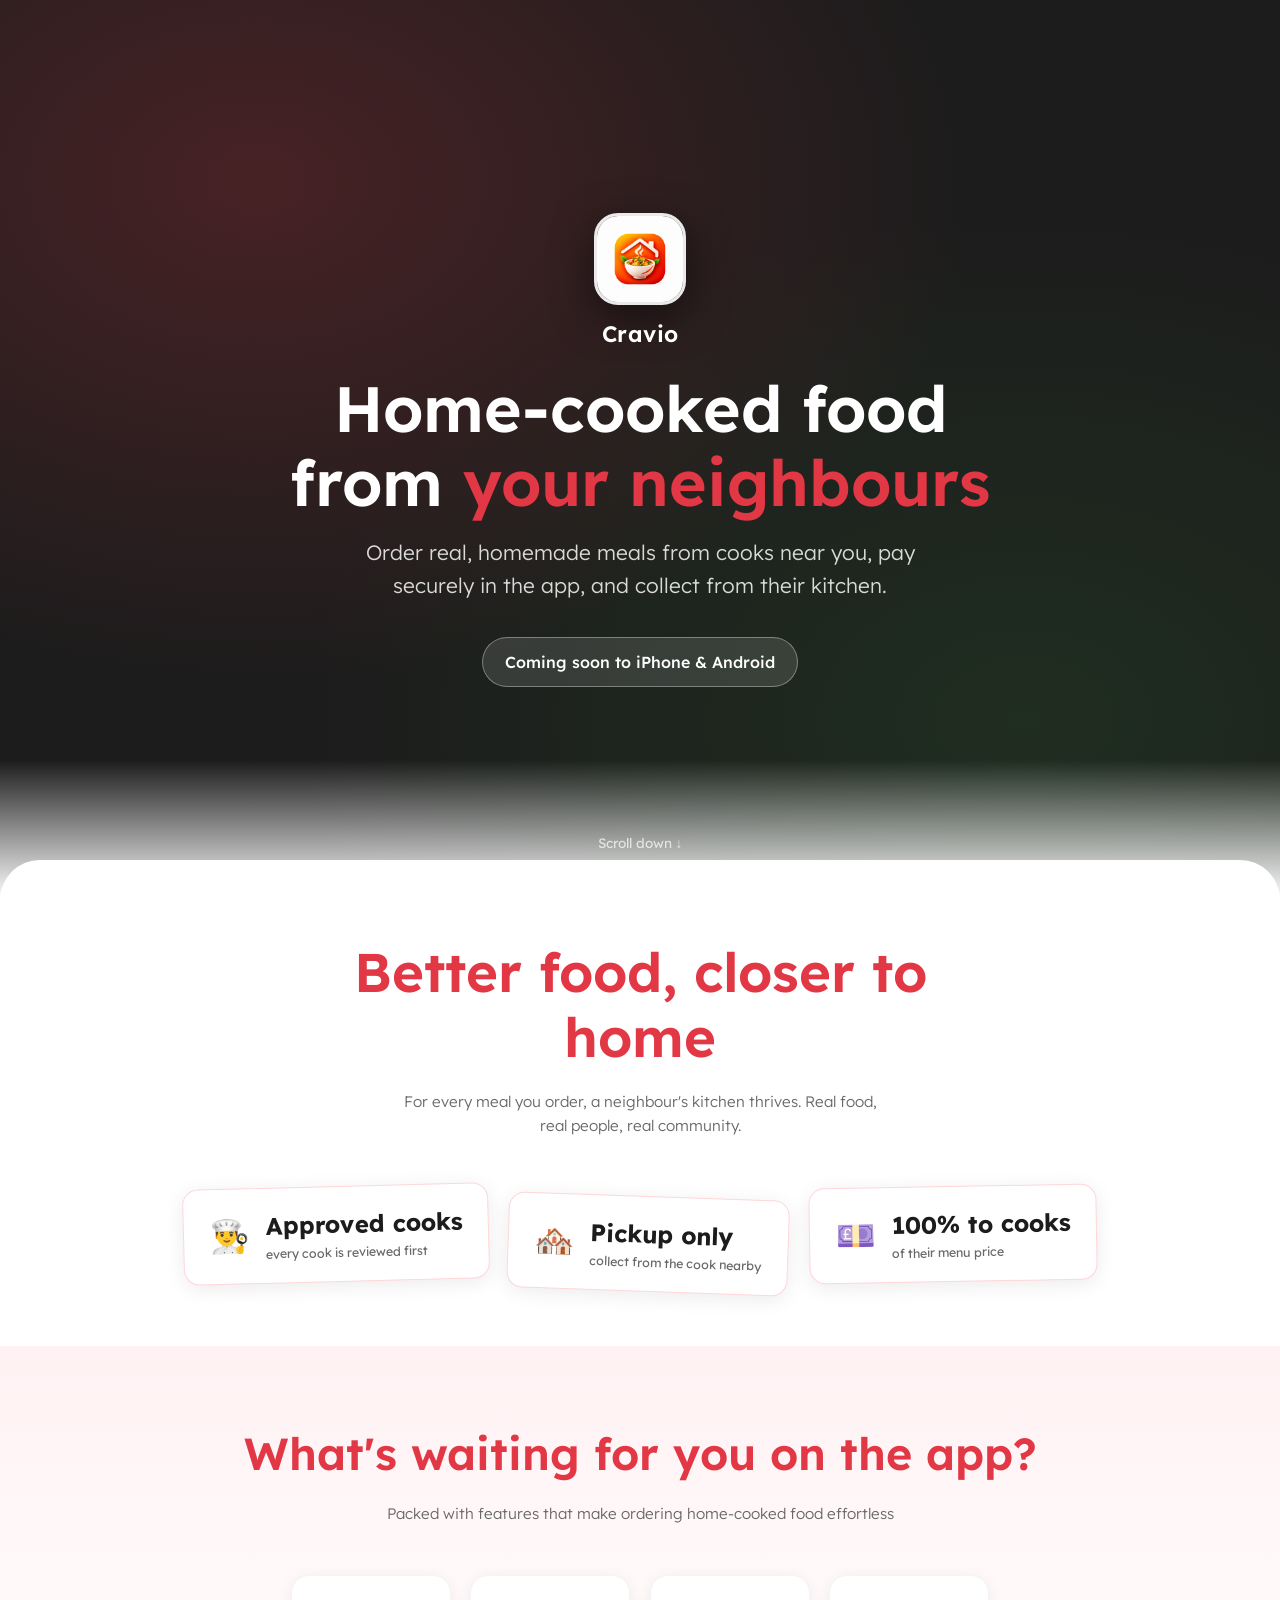
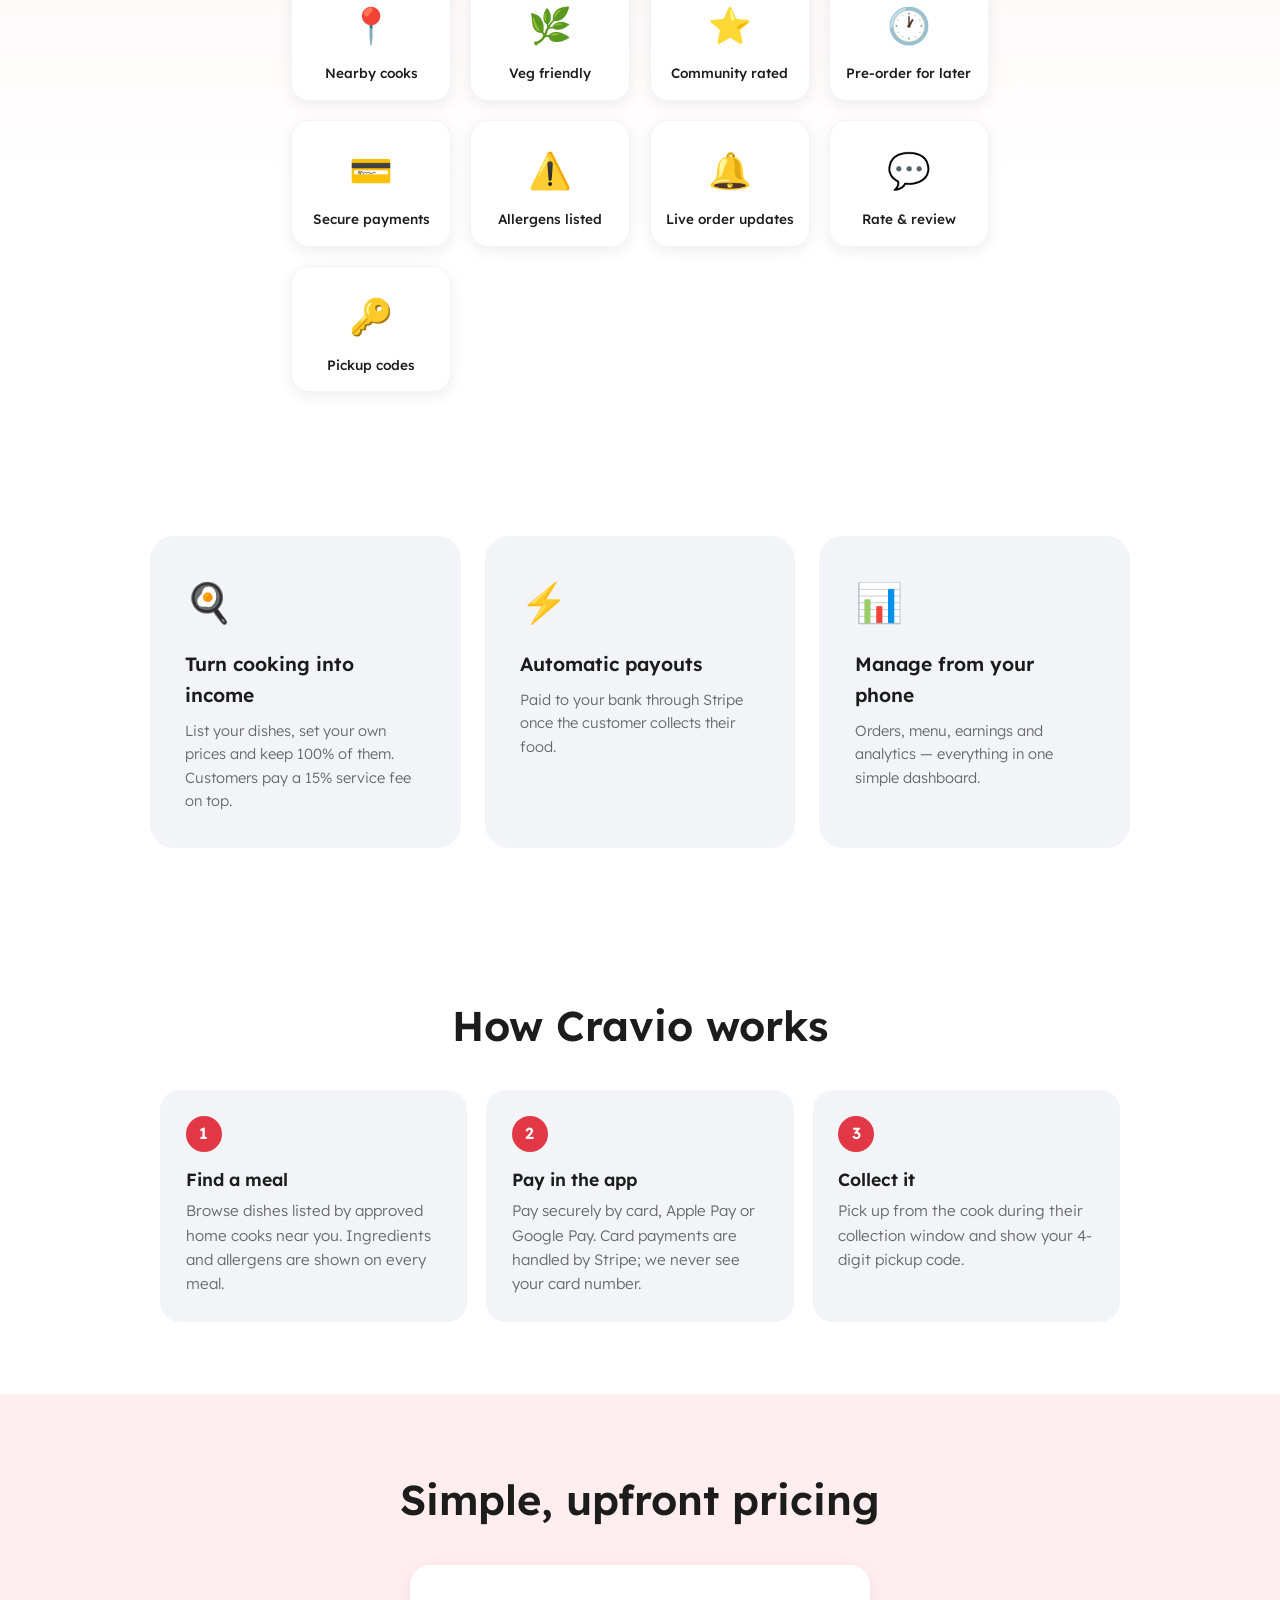
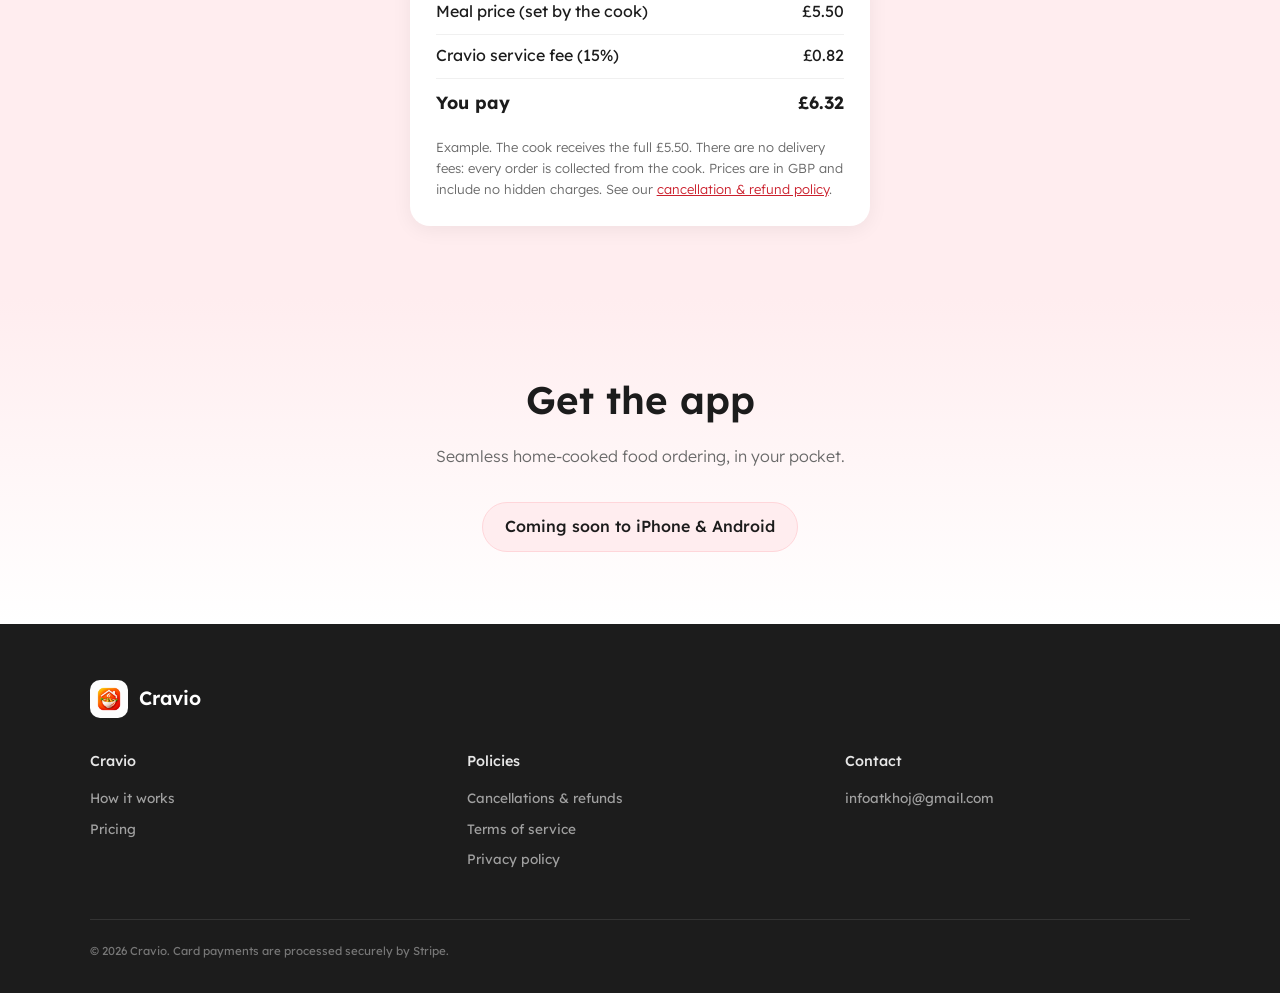
<file: index.html>
<!DOCTYPE html>
<html lang="en">
<head>
  <meta charset="UTF-8">
  <meta name="viewport" content="width=device-width, initial-scale=1.0">
  <title>Cravio — Home-cooked food from cooks near you</title>
  <meta name="description" content="Order homemade meals from home cooks near you and collect them from their kitchen. Or sell your own dishes and get paid via Stripe.">
  <meta property="og:title" content="Cravio — Home-cooked food from cooks near you">
  <meta property="og:description" content="Order homemade meals from home cooks near you and collect them from their kitchen. Or sell your own dishes and get paid via Stripe.">
  <meta property="og:type" content="website">
  <meta property="og:image" content="https://mayank11991.github.io/neighbourmeal-website/assets/icon.png">
  <meta name="theme-color" content="#1C1C1C">
  <link rel="icon" type="image/png" href="assets/icon.png">
  <link rel="preconnect" href="https://fonts.googleapis.com">
  <link rel="preconnect" href="https://fonts.gstatic.com" crossorigin>
  <link href="https://fonts.googleapis.com/css2?family=Lexend:wght@300;400;500;600;700&display=swap" rel="stylesheet">
  <style>
    * { margin: 0; padding: 0; box-sizing: border-box; }
    :root {
      --red: #E23744;
      --red-dark: #CB202D;
      --coal: #1C1C1C;
      --pink-tint: #FFEDEF;
      --grey: #696969;
      --light-grey: #F2F4F7;
      --white: #FFFFFF;
      --green: #2E7D32;
    }
    html { scroll-behavior: smooth; }
    body { font-family: 'Lexend', sans-serif; background: var(--white); color: var(--coal); line-height: 1.6; }
    img { max-width: 100%; display: block; }

    /* ── HERO ── */
    .hero {
      position: relative;
      min-height: 100vh;
      background: var(--coal);
      display: flex;
      flex-direction: column;
      align-items: center;
      justify-content: center;
      text-align: center;
      color: #fff;
      overflow: hidden;
      padding: 2rem 1.5rem;
    }
    .hero-video {
      position: absolute;
      inset: 0;
      width: 100%;
      height: 100%;
      object-fit: cover;
      z-index: 0;
    }
    .hero-overlay {
      position: absolute;
      inset: 0;
      background:
        radial-gradient(ellipse at 20% 20%, rgba(226,55,68,0.22) 0%, transparent 50%),
        radial-gradient(ellipse at 80% 80%, rgba(46,125,50,0.18) 0%, transparent 50%),
        linear-gradient(180deg, rgba(28,28,28,0.72) 0%, rgba(28,28,28,0.55) 50%, rgba(28,28,28,0.8) 100%);
      z-index: 1;
    }
    .hero > *:not(.hero-video):not(.hero-overlay):not(.scroll-cue) { position: relative; z-index: 2; }
    .hero::after {
      content: '';
      position: absolute;
      bottom: 0; left: 0; right: 0;
      height: 140px;
      background: linear-gradient(to top, var(--white), transparent);
      pointer-events: none;
      z-index: 2;
    }
    .hero-logo {
      width: 92px; height: 92px; border-radius: 24px;
      overflow: hidden;
      margin-bottom: 1.4rem;
      box-shadow: 0 12px 40px rgba(0,0,0,0.5);
      border: 3px solid rgba(255,255,255,0.9);
    }
    .brand-name { font-size: 1.4rem; font-weight: 600; letter-spacing: .5px; margin: -0.6rem 0 1.2rem; }
    .hero-logo img { width: 100%; height: 100%; object-fit: cover; display: block; }
    .hero h1 { font-size: clamp(2.2rem, 6vw, 4rem); font-weight: 600; line-height: 1.15; margin-bottom: 1rem; }
    .hero h1 .accent { color: var(--red); }
    .hero p { font-weight: 300; font-size: clamp(1rem, 2.2vw, 1.3rem); color: #d9d9d9; max-width: 560px; margin: 0 auto 2.2rem; }
    .badges { display: flex; gap: 1rem; justify-content: center; flex-wrap: wrap; }
    .badges a { transition: transform 0.2s; display: inline-block; }
    .badges a:hover { transform: scale(1.06); }
    .badges img { height: 56px; }
    .scroll-cue { position: absolute; bottom: 46px; font-size: 0.85rem; color: #bbb; animation: bounce 1.6s infinite; z-index: 2; }
    @keyframes bounce { 0%,100% { transform: translateY(0); } 50% { transform: translateY(8px); } }

    /* ── MISSION (white rounded) ── */
    .mission {
      position: relative;
      background: var(--white);
      border-radius: 40px 40px 0 0;
      margin-top: -40px;
      padding: 5rem 1.5rem 4rem;
      text-align: center;
      z-index: 3;
      overflow: hidden;
    }
    .mission h2 { color: var(--red); font-size: clamp(1.8rem, 5vw, 3.4rem); font-weight: 600; line-height: 1.2; max-width: 720px; margin: 0 auto 1.2rem; white-space: pre-line; }
    .mission .sub { color: var(--grey); font-weight: 300; max-width: 480px; margin: 0 auto; font-size: 0.95rem; }
    .stats { display: flex; gap: 1.2rem; justify-content: center; flex-wrap: wrap; margin-top: 3rem; }
    .stat-card {
      background: var(--white);
      border: 1px solid #ffd6da;
      border-radius: 16px;
      padding: 1.1rem 1.6rem;
      box-shadow: 0 4px 20px rgba(0,0,0,0.08);
      display: flex; align-items: center; gap: 1rem;
      min-width: 230px;
      text-align: left;
      transform: rotate(-1.5deg);
    }
    .stat-card:nth-child(2) { transform: rotate(2deg) translateY(10px); }
    .stat-card:nth-child(3) { transform: rotate(-1deg); }
    .stat-card .num { font-size: 1.5rem; font-weight: 700; color: var(--coal); }
    .stat-card .lbl { font-size: 0.78rem; color: var(--grey); font-weight: 400; }
    .stat-card .emoji { font-size: 2rem; }

    /* ── FEATURES (pink tint) ── */
    .features {
      background: linear-gradient(180deg, var(--pink-tint) -20%, var(--white) 60%);
      padding: 4.5rem 1.5rem;
      text-align: center;
    }
    .features h2 { color: var(--red); font-size: clamp(1.6rem, 4vw, 2.8rem); font-weight: 600; margin-bottom: 0.8rem; }
    .features .sub { color: var(--grey); font-weight: 300; max-width: 520px; margin: 0 auto 3rem; font-size: 0.95rem; }
    .feat-grid {
      display: grid;
      grid-template-columns: repeat(auto-fit, minmax(150px, 160px));
      gap: 1.2rem;
      justify-content: center;
      max-width: 760px;
      margin: 0 auto;
    }
    .feat-card {
      background: var(--white);
      border: 1px solid var(--light-grey);
      border-radius: 18px;
      padding: 1.3rem 0.8rem 1rem;
      box-shadow: 0 4px 16px rgba(0,0,0,0.07);
      transition: transform 0.2s, box-shadow 0.2s;
    }
    .feat-card:hover { transform: translateY(-5px); box-shadow: 0 12px 28px rgba(0,0,0,0.12); }
    .feat-card .icon { font-size: 2.2rem; margin-bottom: 0.6rem; }
    .feat-card .name { font-size: 0.85rem; font-weight: 500; color: var(--coal); }
    .more-note { margin-top: 2.4rem; font-weight: 600; font-size: 1.15rem; color: #3d3d3d; }

    /* ── PROVIDERS ── */
    .providers { padding: 4.5rem 1.5rem; background: var(--white); }
    .providers-inner { max-width: 980px; margin: 0 auto; display: grid; grid-template-columns: repeat(auto-fit, minmax(280px, 1fr)); gap: 1.5rem; }
    .p-card {
      background: var(--light-grey);
      border-radius: 24px;
      padding: 2.2rem;
      transition: transform 0.2s;
    }
    .p-card:hover { transform: translateY(-4px); }
    .p-card .icon { font-size: 2.4rem; margin-bottom: 1rem; }
    .p-card h3 { font-size: 1.2rem; font-weight: 600; margin-bottom: 0.5rem; }
    .p-card p { color: var(--grey); font-size: 0.92rem; font-weight: 300; }

    /* ── DOWNLOAD CTA ── */
    .download {
      background: linear-gradient(180deg, var(--pink-tint), var(--white));
      padding: 4.5rem 1.5rem;
      text-align: center;
    }
    .download h2 { font-size: clamp(1.6rem, 4vw, 2.4rem); font-weight: 600; margin-bottom: 0.8rem; }
    .download p { color: var(--grey); font-weight: 300; margin-bottom: 2rem; }

    /* ── FOOTER ── */
    footer { background: var(--coal); color: #a0a0a0; padding: 3.5rem 1.5rem 2rem; }
    .footer-inner { max-width: 1100px; margin: 0 auto; }
    .footer-logo { display: flex; align-items: center; gap: 0.7rem; margin-bottom: 2rem; color: #fff; font-weight: 600; font-size: 1.2rem; }
    .footer-logo .mark { width: 38px; height: 38px; border-radius: 10px; overflow: hidden; }
    .footer-logo .mark img { width: 100%; height: 100%; object-fit: cover; display: block; }
    .footer-grid { display: grid; grid-template-columns: repeat(auto-fit, minmax(180px, 1fr)); gap: 2rem; font-size: 0.85rem; }
    .footer-grid h4 { color: #e6e6e6; font-weight: 500; margin-bottom: 0.9rem; font-size: 0.9rem; }
    .footer-grid a { display: block; color: #a0a0a0; text-decoration: none; margin-bottom: 0.55rem; transition: color 0.15s; }
    .footer-grid a:hover { color: #fff; }
    .footer-bottom { margin-top: 2.5rem; padding-top: 1.4rem; border-top: 1px solid #333; font-size: 0.72rem; color: #777; }
    .footer-bottom a { color: #999; text-decoration: none; }
    /* ── HOW IT WORKS / PRICING ── */
    .soon { display:inline-block; padding:.7rem 1.4rem; border-radius:999px; background:rgba(255,255,255,.12); border:1px solid rgba(255,255,255,.35); font-weight:500; }
    .download .soon { background:var(--pink-tint); border-color:#ffd6da; color:var(--coal); }
    .how, .pricing { padding: 4.5rem 1.5rem; text-align: center; }
    .how h2, .pricing h2 { font-size: clamp(1.6rem, 4vw, 2.6rem); font-weight: 600; margin-bottom: 2rem; }
    .how-grid { display: grid; grid-template-columns: repeat(auto-fit, minmax(220px, 1fr)); gap: 1.2rem; max-width: 960px; margin: 0 auto; }
    .how-step { background: var(--light-grey); border-radius: 20px; padding: 1.6rem; text-align: left; }
    .how-step .n { width: 36px; height: 36px; border-radius: 50%; background: var(--red); color: #fff; display: grid; place-items: center; font-weight: 600; margin-bottom: .8rem; }
    .how-step h3 { font-size: 1.1rem; font-weight: 600; margin-bottom: .4rem; }
    .how-step p { color: var(--grey); font-weight: 300; font-size: .95rem; }
    .pricing { background: var(--pink-tint); }
    .price-box { max-width: 460px; margin: 0 auto; background: #fff; border-radius: 20px; padding: 1.6rem; text-align: left; box-shadow: 0 4px 20px rgba(0,0,0,.06); }
    .price-box .row { display: flex; justify-content: space-between; padding: .55rem 0; border-bottom: 1px solid #f0f0f0; }
    .price-box .total { font-weight: 700; border-bottom: none; font-size: 1.1rem; }
    .price-box .note { margin-top: .8rem; font-size: .82rem; color: var(--grey); font-weight: 300; }
    .price-box a { color: var(--red-dark); }
  </style>
</head>
<body>

  <!-- HERO -->
  <section class="hero">
    <video class="hero-video" autoplay muted loop playsinline preload="auto">
      <source src="assets/hero.mp4" type="video/mp4">
    </video>
    <div class="hero-overlay"></div>
    <div class="hero-logo"><img src="assets/icon.png" alt="Cravio app icon"></div>
    <div class="brand-name">Cravio</div>
    <h1>Home-cooked food<br>from <span class="accent">your neighbours</span></h1>
    <p>Order real, homemade meals from cooks near you, pay securely in the app, and collect from their kitchen.</p>
    <div class="badges"><span class="soon">Coming soon to iPhone &amp; Android</span></div>
    <div class="scroll-cue">Scroll down ↓</div>
  </section>

  <!-- MISSION -->
  <section class="mission">
    <h2>Better food, closer to home</h2>
    <p class="sub">For every meal you order, a neighbour's kitchen thrives. Real food, real people, real community.</p>
    <div class="stats">
      <div class="stat-card">
        <span class="emoji">👨‍🍳</span>
        <div><div class="num">Approved cooks</div><div class="lbl">every cook is reviewed first</div></div>
      </div>
      <div class="stat-card">
        <span class="emoji">🏘️</span>
        <div><div class="num">Pickup only</div><div class="lbl">collect from the cook nearby</div></div>
      </div>
      <div class="stat-card">
        <span class="emoji">💷</span>
        <div><div class="num">100% to cooks</div><div class="lbl">of their menu price</div></div>
      </div>
    </div>
  </section>

  <!-- FEATURES -->
  <section class="features">
    <h2>What's waiting for you on the app?</h2>
    <p class="sub">Packed with features that make ordering home-cooked food effortless</p>
    <div class="feat-grid">
      <div class="feat-card"><div class="icon">📍</div><div class="name">Nearby cooks</div></div>
      <div class="feat-card"><div class="icon">🌿</div><div class="name">Veg friendly</div></div>
      <div class="feat-card"><div class="icon">⭐</div><div class="name">Community rated</div></div>
      <div class="feat-card"><div class="icon">🕐</div><div class="name">Pre-order for later</div></div>
      <div class="feat-card"><div class="icon">💳</div><div class="name">Secure payments</div></div>
      <div class="feat-card"><div class="icon">⚠️</div><div class="name">Allergens listed</div></div>
      <div class="feat-card"><div class="icon">🔔</div><div class="name">Live order updates</div></div>
      <div class="feat-card"><div class="icon">💬</div><div class="name">Rate & review</div></div>
      <div class="feat-card"><div class="icon">🔑</div><div class="name">Pickup codes</div></div>
    </div>
    
  </section>

  <!-- PROVIDERS -->
  <section class="providers">
    <div class="providers-inner">
      <div class="p-card">
        <div class="icon">🍳</div>
        <h3>Turn cooking into income</h3>
        <p>List your dishes, set your own prices and keep 100% of them. Customers pay a 15% service fee on top.</p>
      </div>
      <div class="p-card">
        <div class="icon">⚡</div>
        <h3>Automatic payouts</h3>
        <p>Paid to your bank through Stripe once the customer collects their food.</p>
      </div>
      <div class="p-card">
        <div class="icon">📊</div>
        <h3>Manage from your phone</h3>
        <p>Orders, menu, earnings and analytics — everything in one simple dashboard.</p>
      </div>
    </div>
  </section>

  <!-- HOW IT WORKS -->
  <section class="how" id="how-it-works">
    <h2>How Cravio works</h2>
    <div class="how-grid">
      <div class="how-step"><div class="n">1</div><h3>Find a meal</h3><p>Browse dishes listed by approved home cooks near you. Ingredients and allergens are shown on every meal.</p></div>
      <div class="how-step"><div class="n">2</div><h3>Pay in the app</h3><p>Pay securely by card, Apple Pay or Google Pay. Card payments are handled by Stripe; we never see your card number.</p></div>
      <div class="how-step"><div class="n">3</div><h3>Collect it</h3><p>Pick up from the cook during their collection window and show your 4-digit pickup code.</p></div>
    </div>
  </section>

  <!-- PRICING -->
  <section class="pricing" id="pricing">
    <h2>Simple, upfront pricing</h2>
    <div class="price-box">
      <div class="row"><span>Meal price (set by the cook)</span><span>£5.50</span></div>
      <div class="row"><span>Cravio service fee (15%)</span><span>£0.82</span></div>
      <div class="row total"><span>You pay</span><span>£6.32</span></div>
      <p class="note">Example. The cook receives the full £5.50. There are no delivery fees: every order is collected from the cook. Prices are in GBP and include no hidden charges. See our <a href="refunds.html">cancellation &amp; refund policy</a>.</p>
    </div>
  </section>

  <!-- DOWNLOAD -->
  <section class="download">
    <h2>Get the app</h2>
    <p>Seamless home-cooked food ordering, in your pocket.</p>
    <div class="badges"><span class="soon">Coming soon to iPhone &amp; Android</span></div>
  </section>

  <!-- FOOTER -->
  <footer>
    <div class="footer-inner">
      <div class="footer-logo"><span class="mark"><img src="assets/icon.png" alt=""></span> Cravio</div>
      <div class="footer-grid">
        <div>
          <h4>Cravio</h4>
          <a href="#how-it-works">How it works</a>
          <a href="#pricing">Pricing</a>
        </div>
        <div>
          <h4>Policies</h4>
          <a href="refunds.html">Cancellations &amp; refunds</a>
          <a href="terms.html">Terms of service</a>
          <a href="privacy.html">Privacy policy</a>
        </div>
        <div>
          <h4>Contact</h4>
          <a href="mailto:infoatkhoj@gmail.com">infoatkhoj@gmail.com</a>
        </div>
      </div>
      <div class="footer-bottom">
        © 2026 Cravio. Card payments are processed securely by Stripe.
      </div>
    </div>
  </footer>

</body>
</html>
</file>
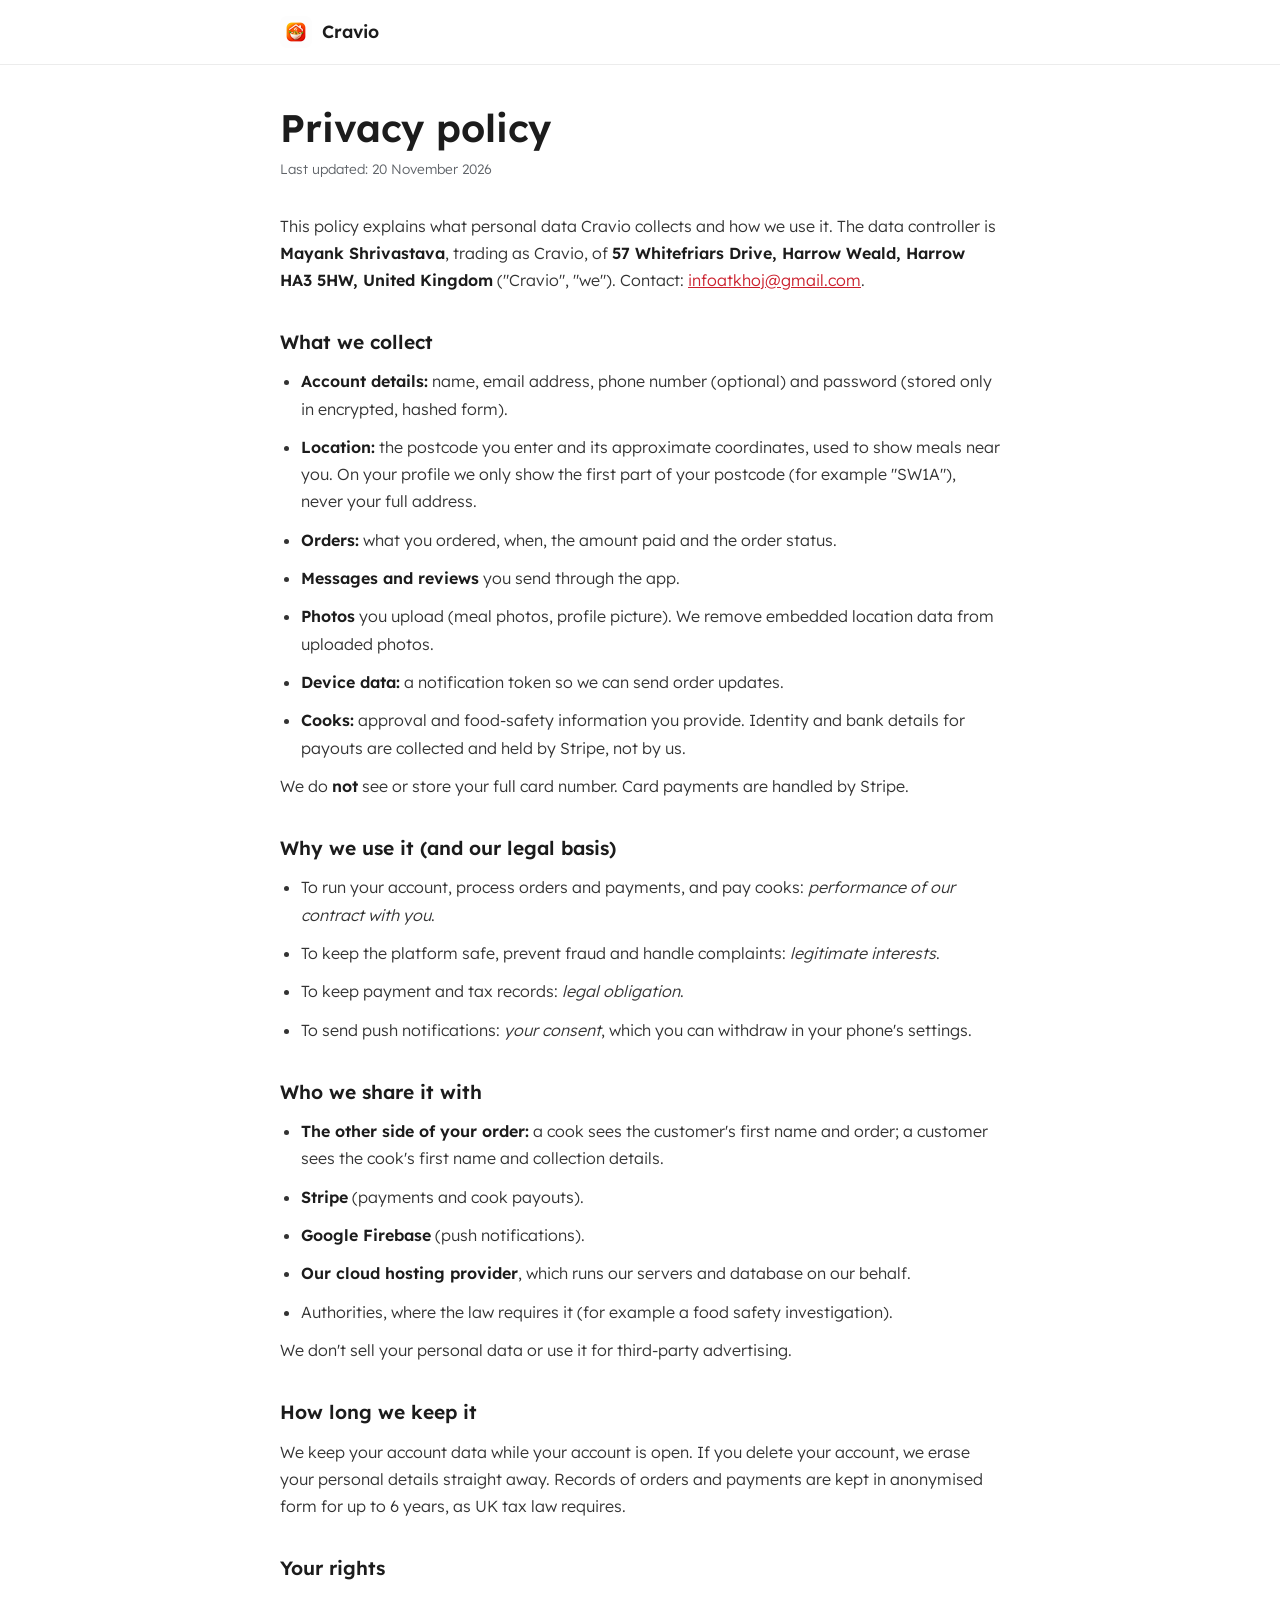
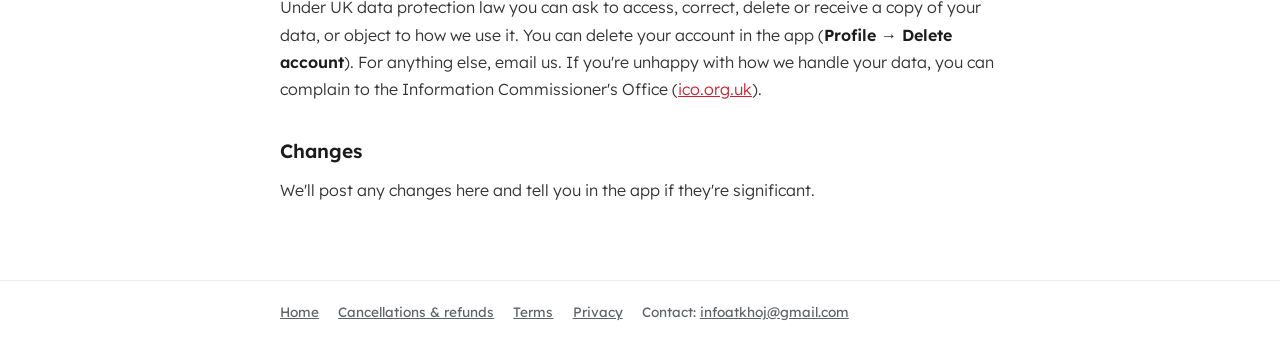
<file: privacy.html>
<!DOCTYPE html>
<html lang="en">
<head>
  <meta charset="UTF-8">
  <meta name="viewport" content="width=device-width, initial-scale=1.0">
  <title>Privacy policy — Cravio</title>
  <meta name="description" content="How Cravio collects, uses and protects your personal data.">
  <link rel="icon" type="image/png" href="assets/icon.png">
  <link rel="preconnect" href="https://fonts.googleapis.com">
  <link rel="preconnect" href="https://fonts.gstatic.com" crossorigin>
  <link href="https://fonts.googleapis.com/css2?family=Lexend:wght@300;400;600&display=swap" rel="stylesheet">
  <link rel="stylesheet" href="legal.css">
</head>
<body>
  <!-- DRAFT: have this reviewed before relying on it. Replace every [BRACKETED] value and infoatkhoj@gmail.com. -->
  <header><div class="bar"><img src="assets/icon.png" alt=""><a href="index.html">Cravio</a></div></header>
  <main>
    <h1>Privacy policy</h1>
    <p class="updated">Last updated: 20 November 2026</p>

    <p>This policy explains what personal data Cravio collects and how we use it. The data controller is <strong>Mayank Shrivastava</strong>, trading as Cravio, of <strong>57 Whitefriars Drive, Harrow Weald, Harrow HA3 5HW, United Kingdom</strong> ("Cravio", "we"). Contact: <a href="mailto:infoatkhoj@gmail.com">infoatkhoj@gmail.com</a>.</p>

    <h2>What we collect</h2>
    <ul>
      <li><strong>Account details:</strong> name, email address, phone number (optional) and password (stored only in encrypted, hashed form).</li>
      <li><strong>Location:</strong> the postcode you enter and its approximate coordinates, used to show meals near you. On your profile we only show the first part of your postcode (for example "SW1A"), never your full address.</li>
      <li><strong>Orders:</strong> what you ordered, when, the amount paid and the order status.</li>
      <li><strong>Messages and reviews</strong> you send through the app.</li>
      <li><strong>Photos</strong> you upload (meal photos, profile picture). We remove embedded location data from uploaded photos.</li>
      <li><strong>Device data:</strong> a notification token so we can send order updates.</li>
      <li><strong>Cooks:</strong> approval and food-safety information you provide. Identity and bank details for payouts are collected and held by Stripe, not by us.</li>
    </ul>
    <p>We do <strong>not</strong> see or store your full card number. Card payments are handled by Stripe.</p>

    <h2>Why we use it (and our legal basis)</h2>
    <ul>
      <li>To run your account, process orders and payments, and pay cooks: <em>performance of our contract with you</em>.</li>
      <li>To keep the platform safe, prevent fraud and handle complaints: <em>legitimate interests</em>.</li>
      <li>To keep payment and tax records: <em>legal obligation</em>.</li>
      <li>To send push notifications: <em>your consent</em>, which you can withdraw in your phone's settings.</li>
    </ul>

    <h2>Who we share it with</h2>
    <ul>
      <li><strong>The other side of your order:</strong> a cook sees the customer's first name and order; a customer sees the cook's first name and collection details.</li>
      <li><strong>Stripe</strong> (payments and cook payouts).</li>
      <li><strong>Google Firebase</strong> (push notifications).</li>
      <li><strong>Our cloud hosting provider</strong>, which runs our servers and database on our behalf.</li>
      <li>Authorities, where the law requires it (for example a food safety investigation).</li>
    </ul>
    <p>We don't sell your personal data or use it for third-party advertising.</p>

    <h2>How long we keep it</h2>
    <p>We keep your account data while your account is open. If you delete your account, we erase your personal details straight away. Records of orders and payments are kept in anonymised form for up to 6 years, as UK tax law requires.</p>

    <h2>Your rights</h2>
    <p>Under UK data protection law you can ask to access, correct, delete or receive a copy of your data, or object to how we use it. You can delete your account in the app (<strong>Profile → Delete account</strong>). For anything else, email us. If you're unhappy with how we handle your data, you can complain to the Information Commissioner's Office (<a href="https://ico.org.uk">ico.org.uk</a>).</p>

    <h2>Changes</h2>
    <p>We'll post any changes here and tell you in the app if they're significant.</p>
  </main>
  <footer><div class="bar">
    <a href="index.html">Home</a><a href="refunds.html">Cancellations &amp; refunds</a><a href="terms.html">Terms</a><a href="privacy.html">Privacy</a>
    <span>Contact: <a href="mailto:infoatkhoj@gmail.com">infoatkhoj@gmail.com</a></span>
  </div></footer>
</body>
</html>
</file>
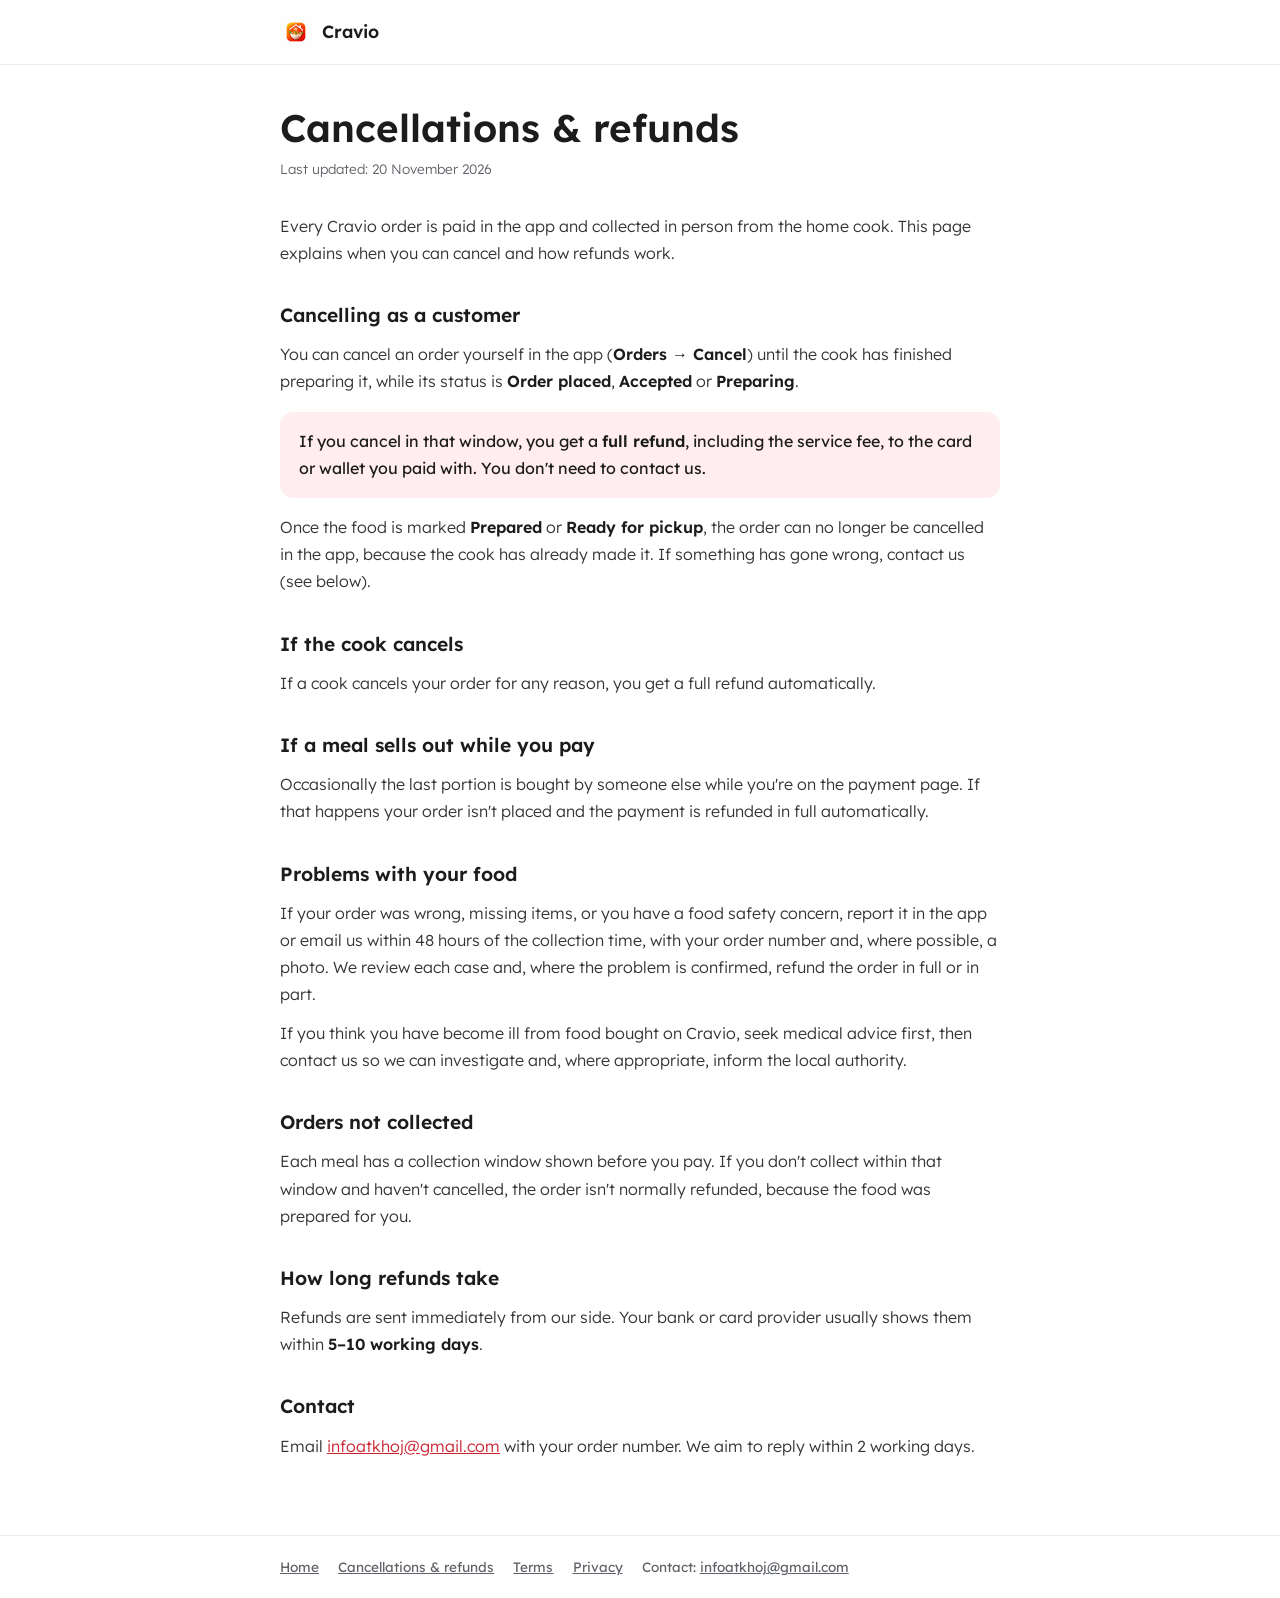
<file: refunds.html>
<!DOCTYPE html>
<html lang="en">
<head>
  <meta charset="UTF-8">
  <meta name="viewport" content="width=device-width, initial-scale=1.0">
  <title>Cancellations & refunds — Cravio</title>
  <meta name="description" content="How cancelling an order and getting a refund works on Cravio.">
  <link rel="icon" type="image/png" href="assets/icon.png">
  <link rel="preconnect" href="https://fonts.googleapis.com">
  <link rel="preconnect" href="https://fonts.gstatic.com" crossorigin>
  <link href="https://fonts.googleapis.com/css2?family=Lexend:wght@300;400;600&display=swap" rel="stylesheet">
  <link rel="stylesheet" href="legal.css">
</head>
<body>
  <!-- DRAFT: have this reviewed before relying on it. Replace every [BRACKETED] value and infoatkhoj@gmail.com. -->
  <header><div class="bar"><img src="assets/icon.png" alt=""><a href="index.html">Cravio</a></div></header>
  <main>
    <h1>Cancellations & refunds</h1>
    <p class="updated">Last updated: 20 November 2026</p>

    <p>Every Cravio order is paid in the app and collected in person from the home cook. This page explains when you can cancel and how refunds work.</p>

    <h2>Cancelling as a customer</h2>
    <p>You can cancel an order yourself in the app (<strong>Orders → Cancel</strong>) until the cook has finished preparing it, while its status is <strong>Order placed</strong>, <strong>Accepted</strong> or <strong>Preparing</strong>.</p>
    <div class="box">If you cancel in that window, you get a <strong>full refund</strong>, including the service fee, to the card or wallet you paid with. You don't need to contact us.</div>
    <p>Once the food is marked <strong>Prepared</strong> or <strong>Ready for pickup</strong>, the order can no longer be cancelled in the app, because the cook has already made it. If something has gone wrong, contact us (see below).</p>

    <h2>If the cook cancels</h2>
    <p>If a cook cancels your order for any reason, you get a full refund automatically.</p>

    <h2>If a meal sells out while you pay</h2>
    <p>Occasionally the last portion is bought by someone else while you're on the payment page. If that happens your order isn't placed and the payment is refunded in full automatically.</p>

    <h2>Problems with your food</h2>
    <p>If your order was wrong, missing items, or you have a food safety concern, report it in the app or email us within 48 hours of the collection time, with your order number and, where possible, a photo. We review each case and, where the problem is confirmed, refund the order in full or in part.</p>
    <p>If you think you have become ill from food bought on Cravio, seek medical advice first, then contact us so we can investigate and, where appropriate, inform the local authority.</p>

    <h2>Orders not collected</h2>
    <p>Each meal has a collection window shown before you pay. If you don't collect within that window and haven't cancelled, the order isn't normally refunded, because the food was prepared for you.</p>

    <h2>How long refunds take</h2>
    <p>Refunds are sent immediately from our side. Your bank or card provider usually shows them within <strong>5–10 working days</strong>.</p>

    <h2>Contact</h2>
    <p>Email <a href="mailto:infoatkhoj@gmail.com">infoatkhoj@gmail.com</a> with your order number. We aim to reply within 2 working days.</p>
  </main>
  <footer><div class="bar">
    <a href="index.html">Home</a><a href="refunds.html">Cancellations &amp; refunds</a><a href="terms.html">Terms</a><a href="privacy.html">Privacy</a>
    <span>Contact: <a href="mailto:infoatkhoj@gmail.com">infoatkhoj@gmail.com</a></span>
  </div></footer>
</body>
</html>
</file>
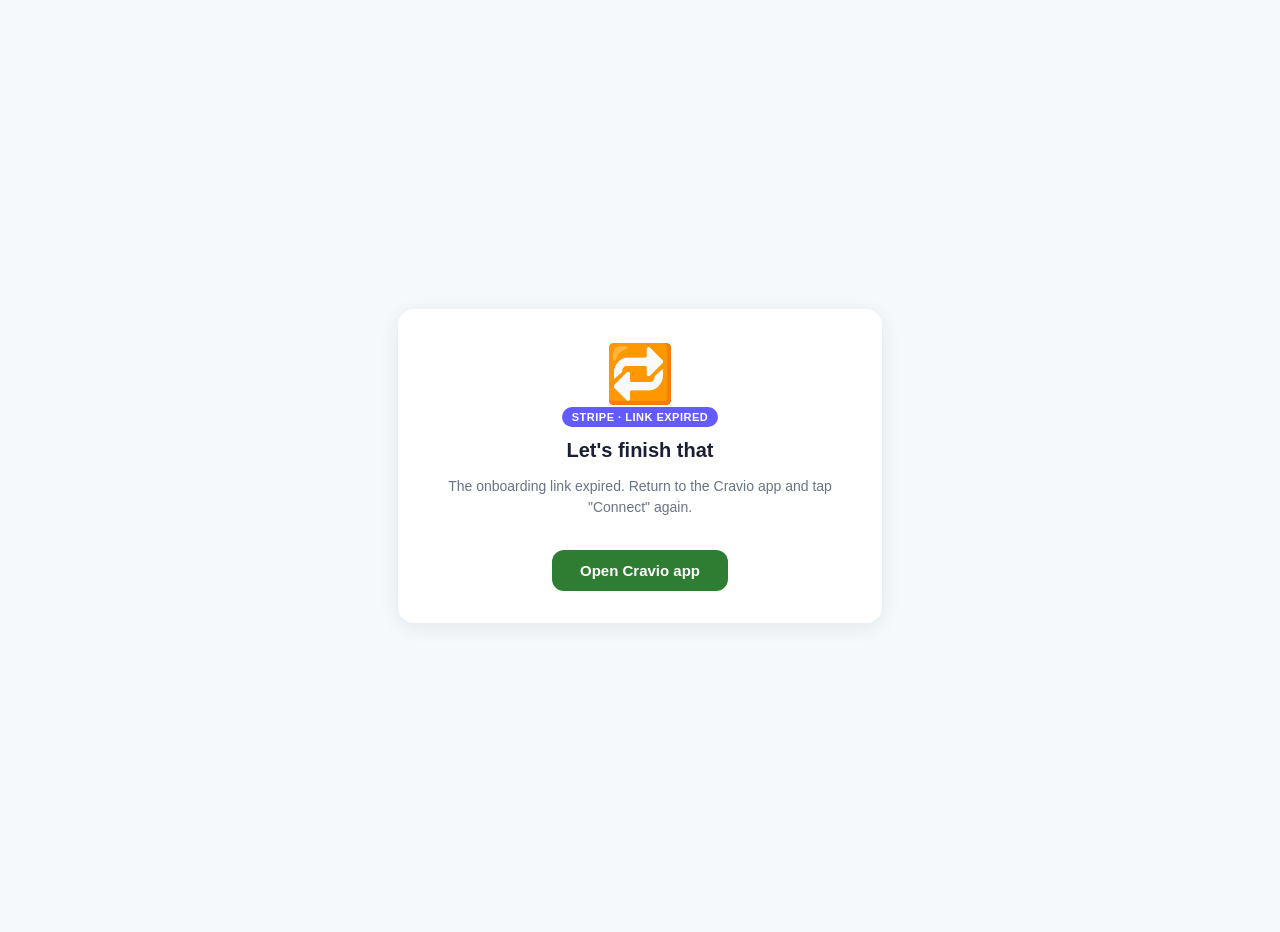
<file: stripe-refresh.html>
<!DOCTYPE html>
<html lang="en">
<head>
  <meta charset="utf-8"/>
  <meta name="viewport" content="width=device-width, initial-scale=1"/>
  <title>Link expired — Cravio</title>
  <style>
    body{font-family:-apple-system,'Segoe UI',Roboto,sans-serif;background:#f6f9fc;display:flex;
         justify-content:center;align-items:center;min-height:100vh;margin:0;padding:16px}
    .card{background:#fff;border-radius:16px;box-shadow:0 4px 20px rgba(0,0,0,.08);
          padding:32px;max-width:420px;text-align:center}
    .icon{font-size:56px}
    .badge{display:inline-block;background:#635bff;color:#fff;font-size:11px;font-weight:600;
           padding:4px 10px;border-radius:99px;letter-spacing:.5px}
    h1{font-size:20px;color:#1a1f36;margin:12px 0 8px}
    p{color:#697386;font-size:14px;line-height:1.5}
    .btn{display:inline-block;margin-top:18px;background:#2E7D32;color:#fff;text-decoration:none;
         font-size:15px;font-weight:600;padding:12px 28px;border-radius:12px}
  </style>
</head>
<body>
  <div class="card">
    <div class="icon">🔁</div>
    <span class="badge">STRIPE · LINK EXPIRED</span>
    <h1>Let's finish that</h1>
    <p>The onboarding link expired. Return to the Cravio app and tap "Connect" again.</p>
    <a class="btn" href="neighbourmeal://stripe-onboarding-done">Open Cravio app</a>
  </div>
</body>
</html>
</file>
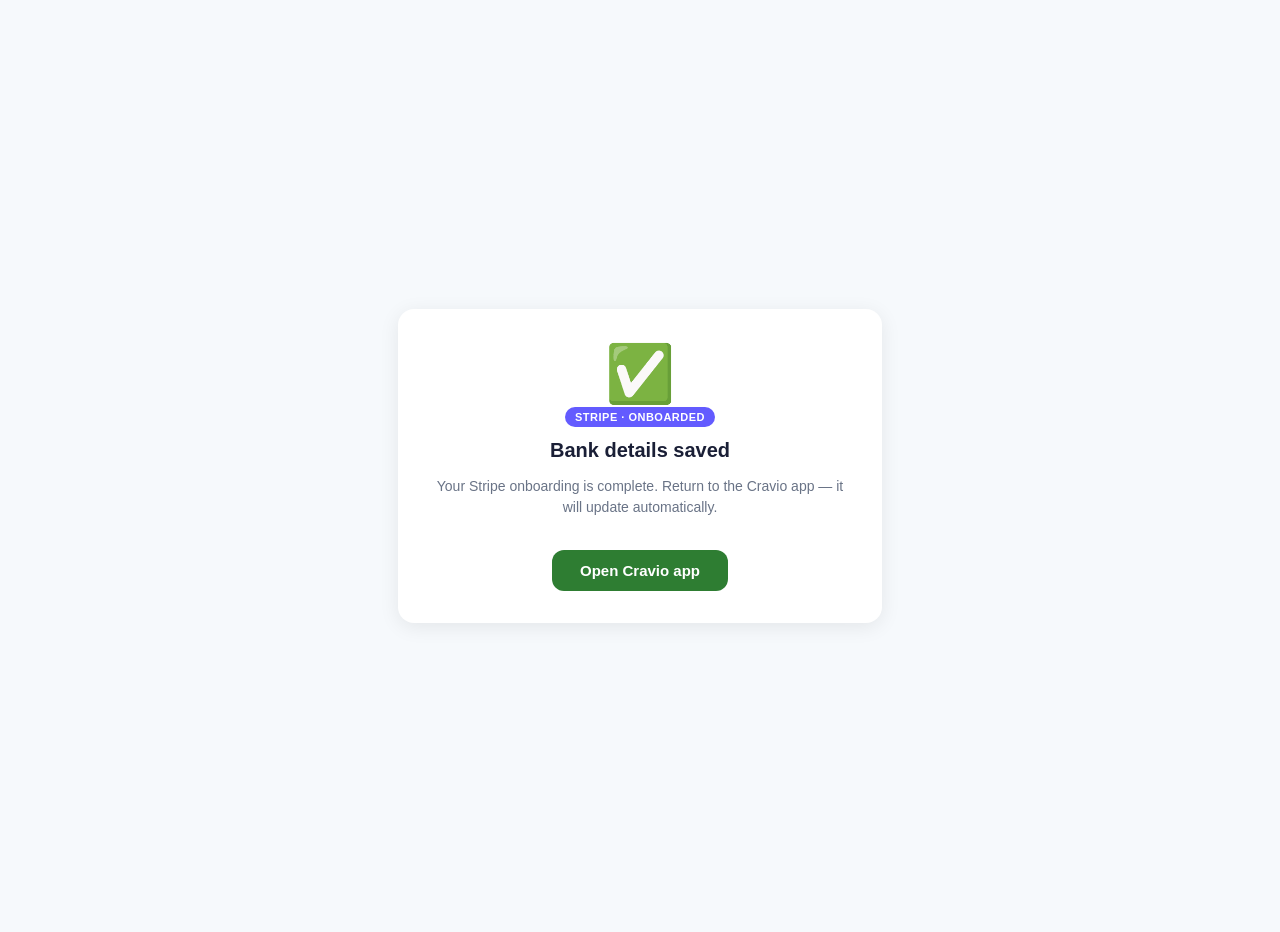
<file: stripe-return.html>
<!DOCTYPE html>
<html lang="en">
<head>
  <meta charset="utf-8"/>
  <meta name="viewport" content="width=device-width, initial-scale=1"/>
  <title>Bank details saved — Cravio</title>
  <style>
    body{font-family:-apple-system,'Segoe UI',Roboto,sans-serif;background:#f6f9fc;display:flex;
         justify-content:center;align-items:center;min-height:100vh;margin:0;padding:16px}
    .card{background:#fff;border-radius:16px;box-shadow:0 4px 20px rgba(0,0,0,.08);
          padding:32px;max-width:420px;text-align:center}
    .icon{font-size:56px}
    .badge{display:inline-block;background:#635bff;color:#fff;font-size:11px;font-weight:600;
           padding:4px 10px;border-radius:99px;letter-spacing:.5px}
    h1{font-size:20px;color:#1a1f36;margin:12px 0 8px}
    p{color:#697386;font-size:14px;line-height:1.5}
    .btn{display:inline-block;margin-top:18px;background:#2E7D32;color:#fff;text-decoration:none;
         font-size:15px;font-weight:600;padding:12px 28px;border-radius:12px}
  </style>
</head>
<body>
  <div class="card">
    <div class="icon">✅</div>
    <span class="badge">STRIPE · ONBOARDED</span>
    <h1>Bank details saved</h1>
    <p>Your Stripe onboarding is complete. Return to the Cravio app — it will update automatically.</p>
    <a class="btn" href="neighbourmeal://stripe-onboarding-done">Open Cravio app</a>
  </div>
</body>
</html>
</file>
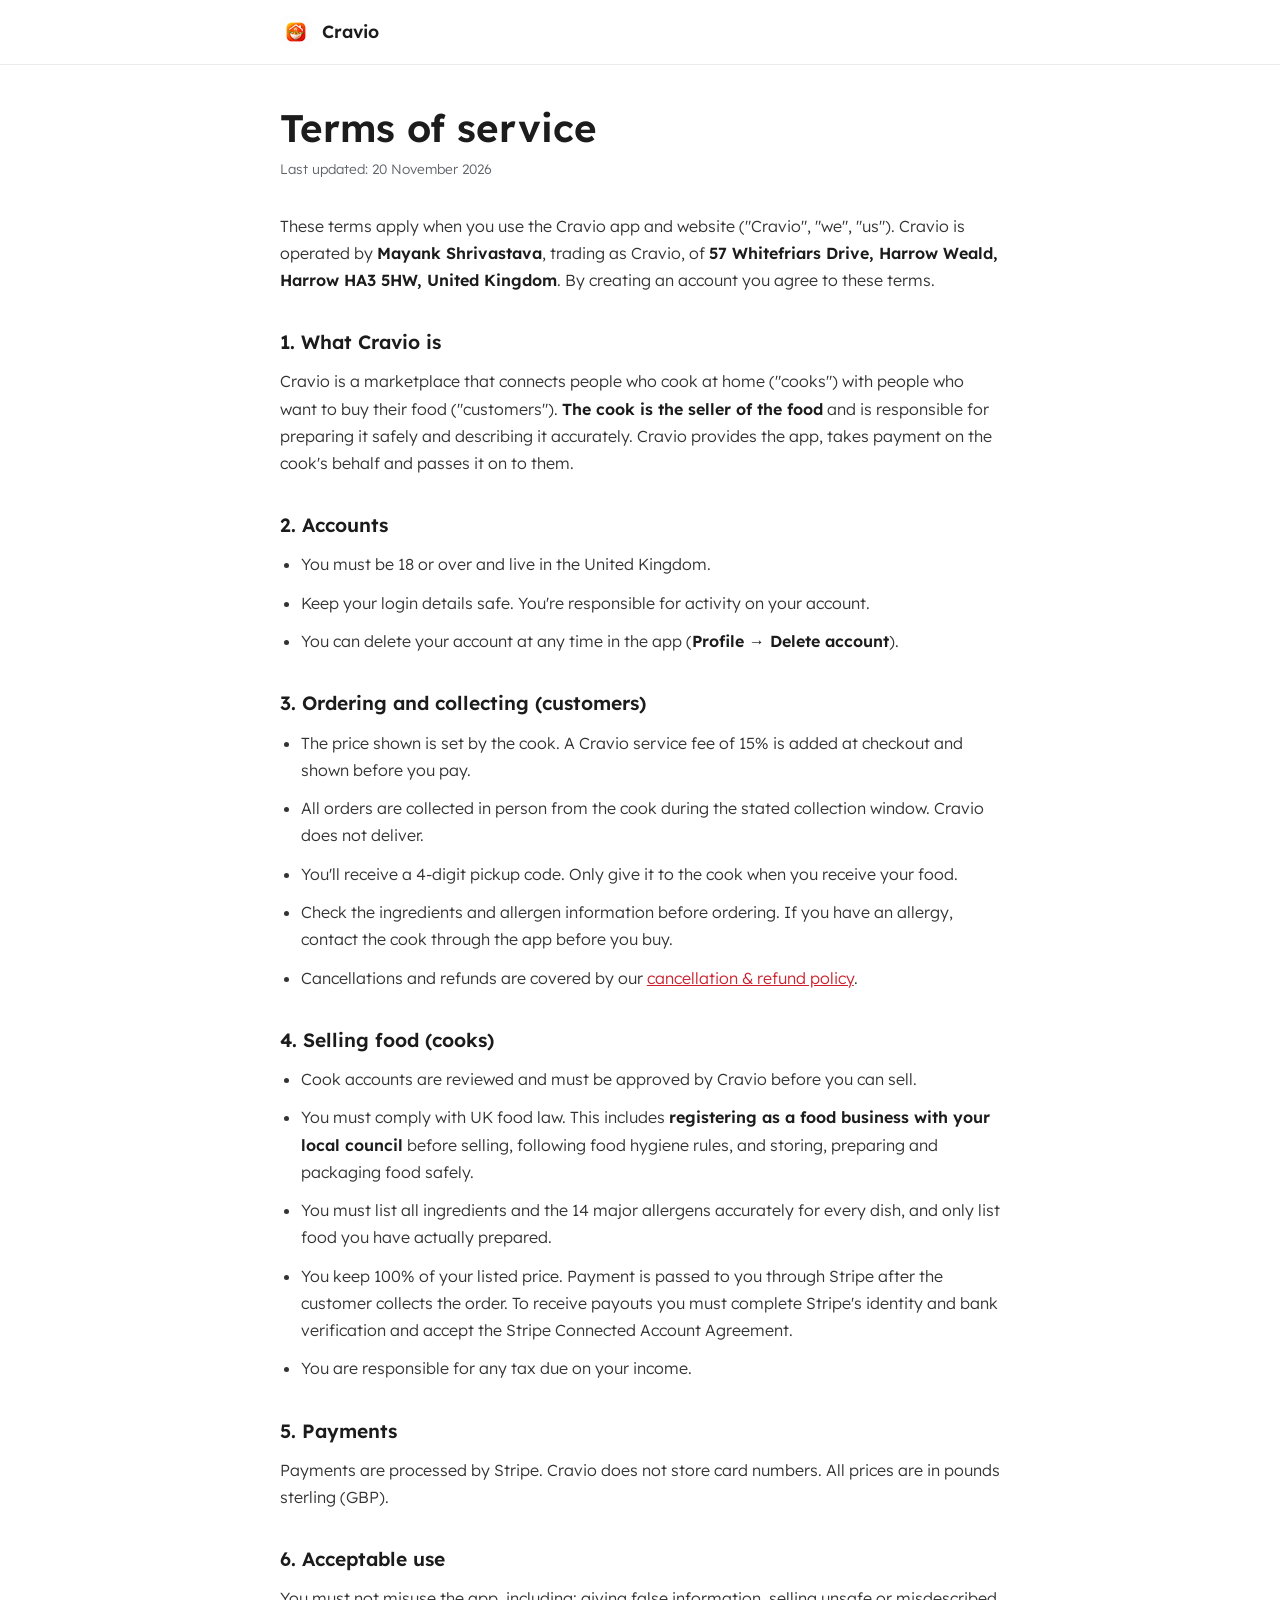
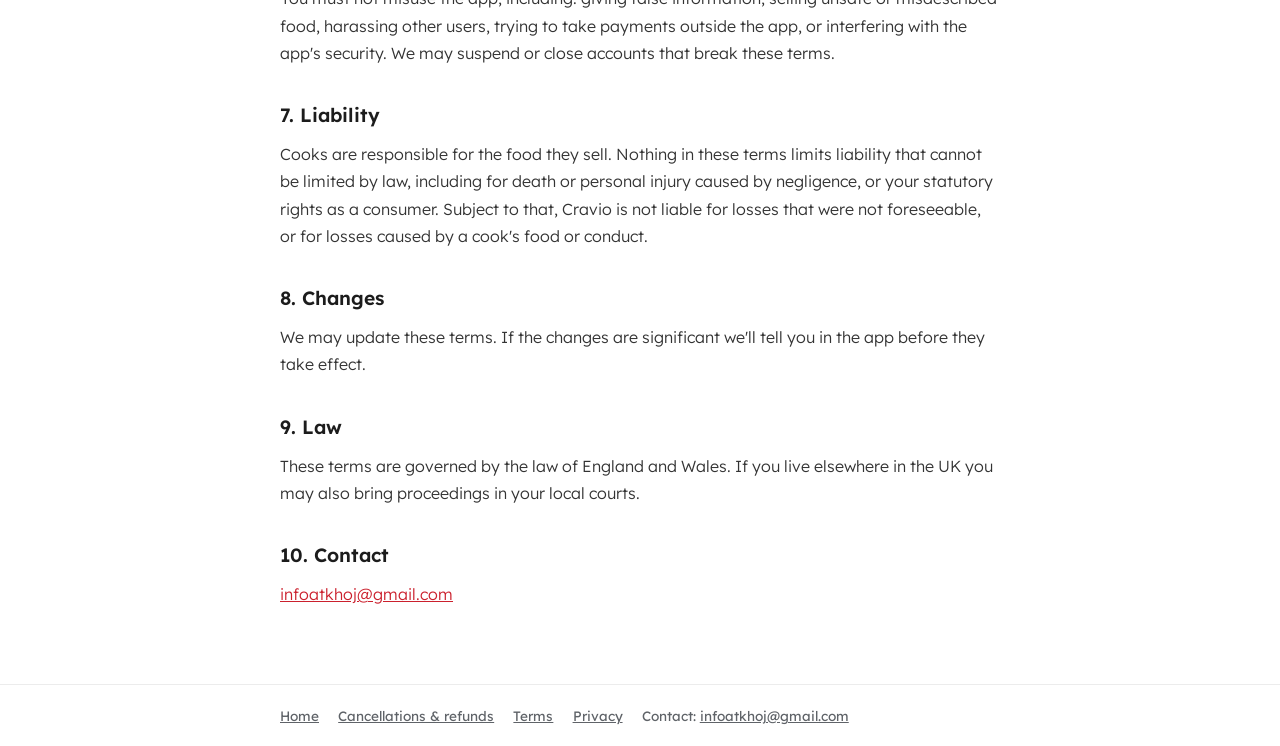
<file: terms.html>
<!DOCTYPE html>
<html lang="en">
<head>
  <meta charset="UTF-8">
  <meta name="viewport" content="width=device-width, initial-scale=1.0">
  <title>Terms of service — Cravio</title>
  <meta name="description" content="The terms for using the Cravio app as a customer or home cook.">
  <link rel="icon" type="image/png" href="assets/icon.png">
  <link rel="preconnect" href="https://fonts.googleapis.com">
  <link rel="preconnect" href="https://fonts.gstatic.com" crossorigin>
  <link href="https://fonts.googleapis.com/css2?family=Lexend:wght@300;400;600&display=swap" rel="stylesheet">
  <link rel="stylesheet" href="legal.css">
</head>
<body>
  <!-- DRAFT: have this reviewed before relying on it. Replace every [BRACKETED] value and infoatkhoj@gmail.com. -->
  <header><div class="bar"><img src="assets/icon.png" alt=""><a href="index.html">Cravio</a></div></header>
  <main>
    <h1>Terms of service</h1>
    <p class="updated">Last updated: 20 November 2026</p>

    <p>These terms apply when you use the Cravio app and website ("Cravio", "we", "us"). Cravio is operated by <strong>Mayank Shrivastava</strong>, trading as Cravio, of <strong>57 Whitefriars Drive, Harrow Weald, Harrow HA3 5HW, United Kingdom</strong>. By creating an account you agree to these terms.</p>

    <h2>1. What Cravio is</h2>
    <p>Cravio is a marketplace that connects people who cook at home ("cooks") with people who want to buy their food ("customers"). <strong>The cook is the seller of the food</strong> and is responsible for preparing it safely and describing it accurately. Cravio provides the app, takes payment on the cook's behalf and passes it on to them.</p>

    <h2>2. Accounts</h2>
    <ul>
      <li>You must be 18 or over and live in the United Kingdom.</li>
      <li>Keep your login details safe. You're responsible for activity on your account.</li>
      <li>You can delete your account at any time in the app (<strong>Profile → Delete account</strong>).</li>
    </ul>

    <h2>3. Ordering and collecting (customers)</h2>
    <ul>
      <li>The price shown is set by the cook. A Cravio service fee of 15% is added at checkout and shown before you pay.</li>
      <li>All orders are collected in person from the cook during the stated collection window. Cravio does not deliver.</li>
      <li>You'll receive a 4-digit pickup code. Only give it to the cook when you receive your food.</li>
      <li>Check the ingredients and allergen information before ordering. If you have an allergy, contact the cook through the app before you buy.</li>
      <li>Cancellations and refunds are covered by our <a href="refunds.html">cancellation &amp; refund policy</a>.</li>
    </ul>

    <h2>4. Selling food (cooks)</h2>
    <ul>
      <li>Cook accounts are reviewed and must be approved by Cravio before you can sell.</li>
      <li>You must comply with UK food law. This includes <strong>registering as a food business with your local council</strong> before selling, following food hygiene rules, and storing, preparing and packaging food safely.</li>
      <li>You must list all ingredients and the 14 major allergens accurately for every dish, and only list food you have actually prepared.</li>
      <li>You keep 100% of your listed price. Payment is passed to you through Stripe after the customer collects the order. To receive payouts you must complete Stripe's identity and bank verification and accept the Stripe Connected Account Agreement.</li>
      <li>You are responsible for any tax due on your income.</li>
    </ul>

    <h2>5. Payments</h2>
    <p>Payments are processed by Stripe. Cravio does not store card numbers. All prices are in pounds sterling (GBP).</p>

    <h2>6. Acceptable use</h2>
    <p>You must not misuse the app, including: giving false information, selling unsafe or misdescribed food, harassing other users, trying to take payments outside the app, or interfering with the app's security. We may suspend or close accounts that break these terms.</p>

    <h2>7. Liability</h2>
    <p>Cooks are responsible for the food they sell. Nothing in these terms limits liability that cannot be limited by law, including for death or personal injury caused by negligence, or your statutory rights as a consumer. Subject to that, Cravio is not liable for losses that were not foreseeable, or for losses caused by a cook's food or conduct.</p>

    <h2>8. Changes</h2>
    <p>We may update these terms. If the changes are significant we'll tell you in the app before they take effect.</p>

    <h2>9. Law</h2>
    <p>These terms are governed by the law of England and Wales. If you live elsewhere in the UK you may also bring proceedings in your local courts.</p>

    <h2>10. Contact</h2>
    <p><a href="mailto:infoatkhoj@gmail.com">infoatkhoj@gmail.com</a></p>
  </main>
  <footer><div class="bar">
    <a href="index.html">Home</a><a href="refunds.html">Cancellations &amp; refunds</a><a href="terms.html">Terms</a><a href="privacy.html">Privacy</a>
    <span>Contact: <a href="mailto:infoatkhoj@gmail.com">infoatkhoj@gmail.com</a></span>
  </div></footer>
</body>
</html>
</file>
<file: legal.css>
* { margin: 0; padding: 0; box-sizing: border-box; }
:root { --red: #E23744; --red-dark: #CB202D; --coal: #1C1C1C; --grey: #5F6368; --line: #ECECEC; --tint: #FFEDEF; }
body { font-family: 'Lexend', sans-serif; color: var(--coal); background: #fff; line-height: 1.7; }
header { border-bottom: 1px solid var(--line); }
header .bar { max-width: 760px; margin: 0 auto; padding: 1rem 1.25rem; display: flex; align-items: center; gap: .6rem; }
header img { width: 32px; height: 32px; border-radius: 8px; }
header a { color: var(--coal); text-decoration: none; font-weight: 600; font-size: 1.1rem; }
main { max-width: 760px; margin: 0 auto; padding: 2.5rem 1.25rem 4rem; }
h1 { font-size: clamp(1.7rem, 5vw, 2.4rem); font-weight: 600; line-height: 1.2; margin-bottom: .4rem; }
.updated { color: var(--grey); font-size: .85rem; margin-bottom: 2rem; }
h2 { font-size: 1.2rem; font-weight: 600; margin: 2rem 0 .6rem; }
p, li { color: #333; font-weight: 300; margin-bottom: .7rem; }
ul { padding-left: 1.3rem; margin-bottom: .7rem; }
strong { font-weight: 600; color: var(--coal); }
a { color: var(--red-dark); }
.box { background: var(--tint); border-radius: 14px; padding: 1rem 1.2rem; margin: 1rem 0; }
footer { border-top: 1px solid var(--line); color: var(--grey); font-size: .85rem; }
footer .bar { max-width: 760px; margin: 0 auto; padding: 1.2rem 1.25rem; display: flex; gap: 1.2rem; flex-wrap: wrap; }
footer a { color: var(--grey); }
</file>
